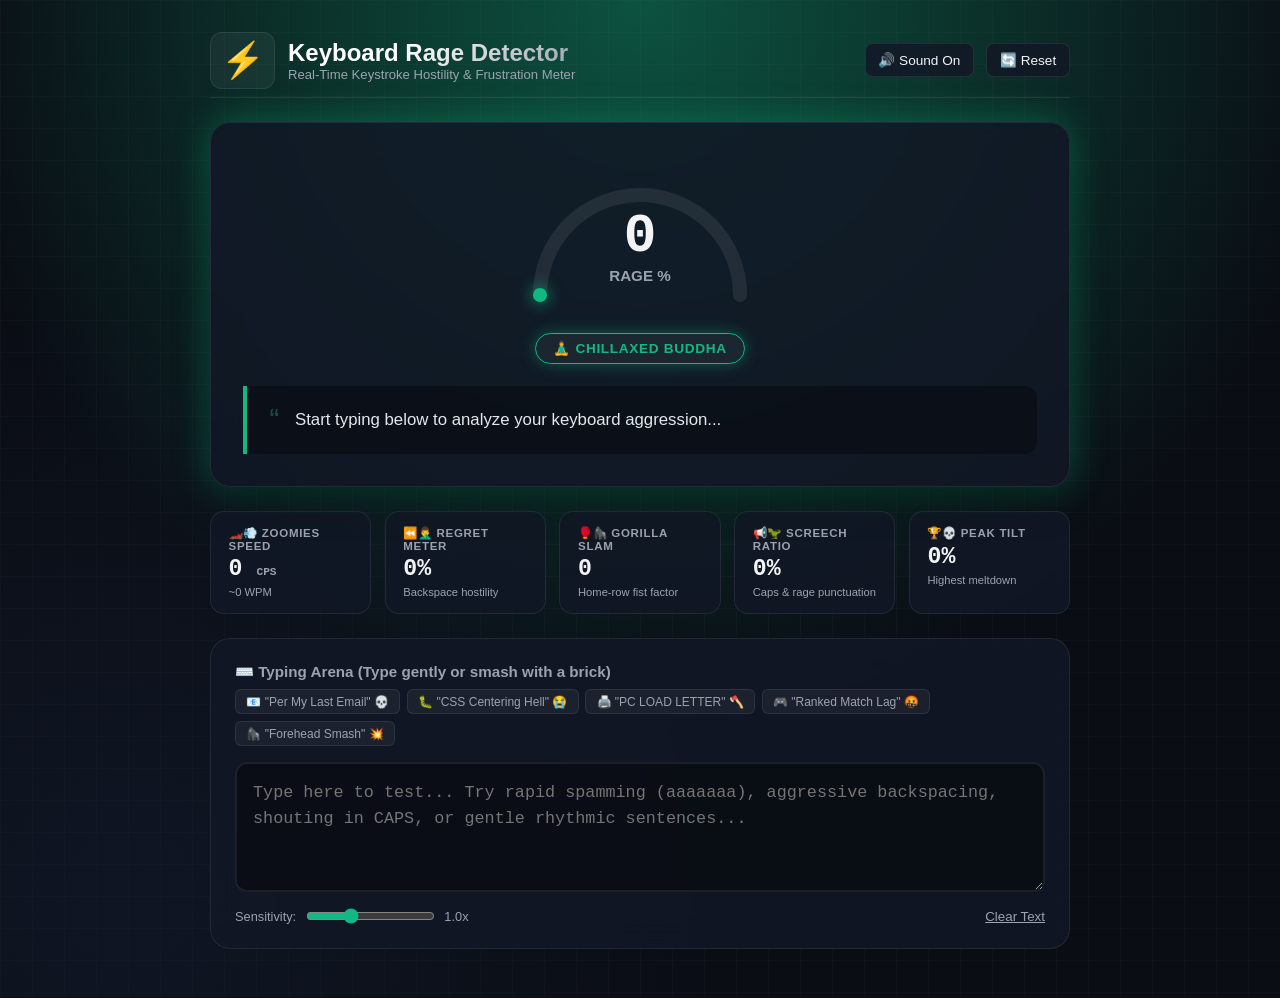
<file: single_file_app.html>
<!DOCTYPE html>
<html lang="en">
<head>
    <meta charset="UTF-8">
    <meta name="viewport" content="width=device-width, initial-scale=1.0">
    <title>Keyboard Rage Detector ⚡ (Funny Edition)</title>
    <style>
        :root {
            --bg-base: #0a0d14;
            --bg-card: rgba(18, 24, 38, 0.85);
            --bg-card-border: rgba(255, 255, 255, 0.08);
            --text-main: #f3f4f6;
            --text-muted: #9ca3af;
            --rage-color: #10b981;
            --rage-glow: rgba(16, 185, 129, 0.4);
            --font-mono: 'JetBrains Mono', 'Fira Code', monospace, sans-serif;
            --font-sans: 'Inter', -apple-system, BlinkMacSystemFont, 'Segoe UI', Roboto, sans-serif;
        }

        * { box-sizing: border-box; margin: 0; padding: 0; }

        body {
            background-color: var(--bg-base);
            background-image: 
                radial-gradient(circle at 50% 0%, var(--rage-glow) 0%, transparent 60%),
                radial-gradient(circle at 10% 90%, rgba(20, 30, 50, 0.5) 0%, transparent 40%),
                linear-gradient(rgba(255, 255, 255, 0.02) 1px, transparent 1px),
                linear-gradient(90deg, rgba(255, 255, 255, 0.02) 1px, transparent 1px);
            background-size: 100% 100%, 100% 100%, 32px 32px, 32px 32px;
            color: var(--text-main);
            font-family: var(--font-sans);
            min-height: 100vh;
            display: flex;
            flex-direction: column;
            align-items: center;
            padding: 2rem 1rem 3rem 1rem;
            transition: background 0.3s ease;
            overflow-x: hidden;
        }

        /* Screen Shake Keyframes */
        @keyframes shake-mild {
            0% { transform: translate(0, 0); }
            25% { transform: translate(-2px, 2px); }
            50% { transform: translate(2px, -2px); }
            75% { transform: translate(-1px, -1px); }
            100% { transform: translate(0, 0); }
        }

        @keyframes shake-wild {
            0% { transform: translate(0, 0) rotate(0deg); }
            20% { transform: translate(-4px, 3px) rotate(-0.5deg); }
            40% { transform: translate(4px, -3px) rotate(0.5deg); }
            60% { transform: translate(-3px, -2px) rotate(-0.3deg); }
            80% { transform: translate(3px, 2px) rotate(0.3deg); }
            100% { transform: translate(0, 0) rotate(0deg); }
        }

        @keyframes shake-cataclysmic {
            0% { transform: translate(0, 0) scale(1); filter: hue-rotate(0deg); }
            15% { transform: translate(-8px, 6px) scale(1.01) rotate(-1deg); filter: hue-rotate(20deg); }
            30% { transform: translate(7px, -7px) scale(0.99) rotate(1deg); filter: hue-rotate(-20deg); }
            45% { transform: translate(-6px, -5px) scale(1.02) rotate(-0.5deg); }
            60% { transform: translate(8px, 4px) scale(0.98) rotate(0.7deg); }
            75% { transform: translate(-5px, 7px) scale(1.01); }
            100% { transform: translate(0, 0) scale(1); filter: hue-rotate(0deg); }
        }

        .shake-mild { animation: shake-mild 0.18s infinite ease-in-out; }
        .shake-wild { animation: shake-wild 0.14s infinite ease-in-out; }
        .shake-cataclysmic { animation: shake-cataclysmic 0.1s infinite linear; }

        /* Floating Emoji Bursts */
        .emoji-particle {
            position: absolute;
            pointer-events: none;
            font-size: 1.8rem;
            user-select: none;
            animation: float-up-fade 0.8s cubic-bezier(0.2, 0.8, 0.3, 1) forwards;
            z-index: 100;
        }

        @keyframes float-up-fade {
            0% {
                opacity: 1;
                transform: translate(0, 0) scale(0.6) rotate(0deg);
            }
            50% {
                transform: translate(var(--rand-x, 0px), -45px) scale(1.35) rotate(var(--rand-rot, 15deg));
            }
            100% {
                opacity: 0;
                transform: translate(var(--rand-x, 0px), -90px) scale(0.8) rotate(var(--rand-rot, 30deg));
            }
        }

        .app-container {
            width: 100%;
            max-width: 860px;
            display: flex;
            flex-direction: column;
            gap: 1.5rem;
        }

        .app-header {
            display: flex;
            align-items: center;
            justify-content: space-between;
            padding-bottom: 0.5rem;
            border-bottom: 1px solid var(--bg-card-border);
        }

        .logo-group { display: flex; align-items: center; gap: 0.8rem; }
        .logo-icon {
            font-size: 2.2rem;
            background: rgba(255, 255, 255, 0.05);
            padding: 0.4rem 0.6rem;
            border-radius: 12px;
            border: 1px solid var(--bg-card-border);
        }
        .logo-text h1 {
            font-size: 1.5rem;
            font-weight: 800;
            background: linear-gradient(135deg, #ffffff 40%, #9ca3af 100%);
            -webkit-background-clip: text;
            -webkit-text-fill-color: transparent;
        }
        .logo-text p { font-size: 0.82rem; color: var(--text-muted); }

        .header-controls { display: flex; align-items: center; gap: 0.75rem; }
        .btn-icon {
            background: var(--bg-card);
            border: 1px solid var(--bg-card-border);
            color: var(--text-main);
            padding: 0.5rem 0.8rem;
            border-radius: 8px;
            font-size: 0.85rem;
            cursor: pointer;
            transition: all 0.2s ease;
        }
        .btn-icon:hover { background: rgba(255, 255, 255, 0.1); }

        .gauge-card {
            background: var(--bg-card);
            backdrop-filter: blur(16px);
            border: 1px solid var(--bg-card-border);
            border-radius: 20px;
            padding: 2rem;
            display: flex;
            flex-direction: column;
            align-items: center;
            box-shadow: 0 20px 40px -15px rgba(0, 0, 0, 0.5), 0 0 35px var(--rage-glow);
            transition: all 0.3s ease;
        }

        .gauge-wrapper {
            position: relative;
            width: 260px;
            height: 170px;
            display: flex;
            flex-direction: column;
            align-items: center;
        }
        .gauge-svg { width: 260px; height: 160px; overflow: visible; }
        .gauge-track {
            fill: none;
            stroke: rgba(255, 255, 255, 0.08);
            stroke-width: 14;
            stroke-linecap: round;
        }
        .gauge-progress {
            fill: none;
            stroke: var(--rage-color);
            stroke-width: 14;
            stroke-linecap: round;
            stroke-dasharray: 314.16;
            stroke-dashoffset: 314.16;
            transition: stroke-dashoffset 0.15s ease-out, stroke 0.3s ease;
            filter: drop-shadow(0 0 8px var(--rage-color));
        }

        .gauge-center-content {
            position: absolute;
            top: 55px;
            display: flex;
            flex-direction: column;
            align-items: center;
        }
        .gauge-number {
            font-size: 3.4rem;
            font-family: var(--font-mono);
            font-weight: 900;
            line-height: 1;
        }
        .gauge-unit {
            font-size: 0.95rem;
            color: var(--text-muted);
            font-weight: 600;
            margin-top: 0.2rem;
        }

        .tier-badge {
            display: inline-flex;
            align-items: center;
            padding: 0.4rem 1.1rem;
            border-radius: 999px;
            font-size: 0.85rem;
            font-weight: 700;
            letter-spacing: 0.05em;
            background: rgba(255, 255, 255, 0.05);
            border: 1px solid var(--rage-color);
            color: var(--rage-color);
            margin-top: 0.5rem;
            text-transform: uppercase;
            box-shadow: 0 0 15px var(--rage-glow);
            transition: all 0.3s ease;
        }

        .comment-box {
            margin-top: 1.4rem;
            background: rgba(0, 0, 0, 0.35);
            border-left: 4px solid var(--rage-color);
            border-radius: 0 12px 12px 0;
            padding: 1rem 1.4rem;
            width: 100%;
            min-height: 68px;
            display: flex;
            align-items: center;
            gap: 1rem;
            transition: border-color 0.3s ease;
        }
        .comment-quote-icon {
            font-size: 1.8rem;
            opacity: 0.4;
            color: var(--rage-color);
            flex-shrink: 0;
        }
        .comment-text {
            font-size: 1.05rem;
            font-weight: 500;
            line-height: 1.4;
            color: #e5e7eb;
            transition: opacity 0.2s ease;
        }

        .telemetry-grid {
            display: grid;
            grid-template-columns: repeat(auto-fit, minmax(130px, 1fr));
            gap: 0.85rem;
        }
        .stat-card {
            background: var(--bg-card);
            border: 1px solid var(--bg-card-border);
            border-radius: 14px;
            padding: 0.9rem 1.1rem;
            display: flex;
            flex-direction: column;
            gap: 0.25rem;
        }
        .stat-label {
            font-size: 0.72rem;
            font-weight: 600;
            color: var(--text-muted);
            text-transform: uppercase;
            letter-spacing: 0.06em;
        }
        .stat-value {
            font-size: 1.45rem;
            font-family: var(--font-mono);
            font-weight: 700;
        }
        .stat-sub { font-size: 0.7rem; color: var(--text-muted); }

        .arena-card {
            background: var(--bg-card);
            backdrop-filter: blur(16px);
            border: 1px solid var(--bg-card-border);
            border-radius: 20px;
            padding: 1.5rem;
            display: flex;
            flex-direction: column;
            gap: 1rem;
            position: relative;
        }
        .arena-header {
            display: flex;
            justify-content: space-between;
            align-items: center;
            flex-wrap: wrap;
            gap: 0.5rem;
        }
        .arena-title {
            font-size: 0.95rem;
            font-weight: 600;
            color: var(--text-muted);
        }
        .scenarios { display: flex; align-items: center; gap: 0.4rem; flex-wrap: wrap; }
        .btn-scenario {
            background: rgba(255, 255, 255, 0.05);
            border: 1px solid var(--bg-card-border);
            color: var(--text-muted);
            font-size: 0.75rem;
            padding: 0.3rem 0.65rem;
            border-radius: 6px;
            cursor: pointer;
            transition: all 0.2s ease;
        }
        .btn-scenario:hover { background: rgba(255, 255, 255, 0.12); color: var(--text-main); }

        .typing-input {
            width: 100%;
            min-height: 130px;
            background: rgba(0, 0, 0, 0.4);
            border: 2px solid rgba(255, 255, 255, 0.08);
            border-radius: 12px;
            padding: 1rem;
            color: var(--text-main);
            font-family: var(--font-mono);
            font-size: 1.05rem;
            line-height: 1.5;
            resize: vertical;
            outline: none;
            transition: all 0.2s ease;
        }
        .typing-input:focus {
            border-color: var(--rage-color);
            box-shadow: 0 0 15px var(--rage-glow);
        }
        .arena-footer {
            display: flex;
            align-items: center;
            justify-content: space-between;
            font-size: 0.8rem;
            color: var(--text-muted);
        }
        .sensitivity-group { display: flex; align-items: center; gap: 0.6rem; }
        .range-slider { accent-color: var(--rage-color); cursor: pointer; }
        .btn-clear {
            background: none;
            border: none;
            color: var(--text-muted);
            text-decoration: underline;
            cursor: pointer;
        }
        .btn-clear:hover { color: #ef4444; }
    </style>
</head>
<body>
    <div class="app-container" id="appContainer">
        <!-- Header -->
        <header class="app-header">
            <div class="logo-group">
                <div class="logo-icon">⚡</div>
                <div class="logo-text">
                    <h1>Keyboard Rage Detector</h1>
                    <p>Real-Time Keystroke Hostility & Frustration Meter</p>
                </div>
            </div>
            <div class="header-controls">
                <button class="btn-icon" id="soundBtn">
                    <span id="soundIcon">🔊</span> <span id="soundLabel">Sound On</span>
                </button>
                <button class="btn-icon" id="resetBtn">🔄 Reset</button>
            </div>
        </header>

        <!-- Rage Gauge Card -->
        <main class="gauge-card" id="gaugeCard">
            <div class="gauge-wrapper">
                <svg class="gauge-svg" viewBox="0 0 260 160">
                    <path class="gauge-track" d="M 30,140 A 100,100 0 0,1 230,140" />
                    <path class="gauge-progress" id="gaugeProgress" d="M 30,140 A 100,100 0 0,1 230,140" />
                </svg>
                <div class="gauge-center-content">
                    <div class="gauge-number" id="rageValue">0</div>
                    <div class="gauge-unit">RAGE %</div>
                </div>
            </div>

            <div class="tier-badge" id="tierBadge">🧘‍♂️ CHILLAXED BUDDHA</div>

            <div class="comment-box" id="commentBox">
                <div class="comment-quote-icon">“</div>
                <div class="comment-text" id="commentText">
                    Start typing below to analyze your keyboard aggression...
                </div>
            </div>
        </main>

        <!-- Live Telemetry -->
        <section class="telemetry-grid">
            <div class="stat-card">
                <div class="stat-label">🏎️💨 Zoomies Speed</div>
                <div class="stat-value" id="statCps">0.0 <span class="stat-sub">CPS</span></div>
                <div class="stat-sub" id="statWpm">~0 WPM</div>
            </div>
            <div class="stat-card">
                <div class="stat-label">⏪🤦‍♂️ Regret Meter</div>
                <div class="stat-value" id="statBackspace">0%</div>
                <div class="stat-sub">Backspace hostility</div>
            </div>
            <div class="stat-card">
                <div class="stat-label">🥊🦍 Gorilla Slam</div>
                <div class="stat-value" id="statMash">0</div>
                <div class="stat-sub">Home-row fist factor</div>
            </div>
            <div class="stat-card">
                <div class="stat-label">📢🦖 Screech Ratio</div>
                <div class="stat-value" id="statCaps">0%</div>
                <div class="stat-sub">Caps & rage punctuation</div>
            </div>
            <div class="stat-card">
                <div class="stat-label">🏆💀 Peak Tilt</div>
                <div class="stat-value" id="statPeak">0%</div>
                <div class="stat-sub">Highest meltdown</div>
            </div>
        </section>

        <!-- Interactive Typing Arena -->
        <section class="arena-card" id="arenaCard">
            <div class="arena-header">
                <div class="arena-title">⌨️ Typing Arena (Type gently or smash with a brick)</div>
                <div class="scenarios">
                    <button class="btn-scenario" data-prompt="Dear Team, Per my last email which you clearly didn't read, the deadline was YESTERDAY! Why is this so hard?! 💀">
                        📧 "Per My Last Email" 💀
                    </button>
                    <button class="btn-scenario" data-prompt="I have spent 4 HOURS debugging why div centering is broken! IT WAS A MISSING CLOSING CURLY BRACE! AAAAAAA! 😭">
                        🐛 "CSS Centering Hell" 😭
                    </button>
                    <button class="btn-scenario" data-prompt="Why is the office printer showing 'PC LOAD LETTER' again?! WHAT DOES THAT EVEN MEAN?!?! 🪓">
                        🖨️ "PC LOAD LETTER" 🪓
                    </button>
                    <button class="btn-scenario" data-prompt="NOOO! 999 PING IN THE FINAL PROMO MATCH?! MY ROUTER IS SLEEPING WITH THE FISHES! 🤬🎮">
                        🎮 "Ranked Match Lag" 🤬
                    </button>
                    <button class="btn-scenario" data-prompt="ASDFGHJKL;QWERTYUIOPZXCVBNM AAAAAAA WHY DOES NOTHING WORK?!?! 🦍💥">
                        🦍 "Forehead Smash" 💥
                    </button>
                </div>
            </div>

            <textarea 
                id="typeArea" 
                class="typing-input" 
                placeholder="Type here to test... Try rapid spamming (aaaaaaa), aggressive backspacing, shouting in CAPS, or gentle rhythmic sentences..."
                spellcheck="false"
            ></textarea>

            <div class="arena-footer">
                <div class="sensitivity-group">
                    <label for="sensitivityRange">Sensitivity:</label>
                    <input type="range" id="sensitivityRange" class="range-slider" min="0.5" max="2.0" step="0.1" value="1.0">
                    <span id="sensitivityVal">1.0x</span>
                </div>
                <button class="btn-clear" id="clearTextBtn">Clear Text</button>
            </div>
        </section>
    </div>

    <script>
        // Hilarious Commentary Database
        const TIERS = {
            ZEN: { min: 0, max: 18, color: "#10b981", badge: "🧘‍♂️ CHILLAXED BUDDHA", comments: [
                "Namaste bro 🧘‍♂️ You're typing like you're rubbing essential oils on the keys 🍵",
                "Zero hostility detected 🌱 Are you typing in a lavender field with flute music? 🪈",
                "Your keyboard feels safe, loved, and emotionally validated 💖⌨️",
                "Bro is typing in lowercase whisper mode... shhh don't wake the switches 🤫☁️",
                "Smooth, dignified, and serene. You definitely drink chamomile tea while reading docs 🍵✨"
            ]},
            MILD: { min: 19, max: 38, color: "#3b82f6", badge: "☕ PASSIVE-AGGRESSIVE INTERN", comments: [
                "We detect a subtle brow furrow 👁️👄👁️ 'Per my previous email' incoming...",
                "A tiny vein just popped on your forehead 🤏😡 Take a sip of water, bestie 🧃",
                "Typing briskly. Did someone reply-all with 'Please remove me from this thread'?! 💀✉️",
                "You just aggressively clicked your mouse wheel didn't you? 🐁👀",
                "Polite corporate smile on the outside, eye-twitch on the inside 🙃💼"
            ]},
            SIMMERING: { min: 39, max: 62, color: "#f59e0b", badge: "🧂 CHIEF SALT OFFICER", comments: [
                "Warning: That backspace key didn't steal your lunch money, chill! 💀🥪",
                "Are you coding or playing Street Fighter combos on the home row?! 🕹️🥋",
                "Bro is cooking minute rice in 54 seconds with that finger friction! 🍚🔥",
                "You just sighed audibly through your nose like a disappointed dragon 🐉💨",
                "Your spacebar is whispering 'Please have mercy on me' 🥺⌨️"
            ]},
            RAGING: { min: 63, max: 84, color: "#ef4444", badge: "🦍 ANGRY GORILLA MODE", comments: [
                "WOAH! Keycaps are holding on for dear life! Ease off the throttle! 🪂💥",
                "Your spacebar just filed an emergency restraining order with HR 📜🚨",
                "You're typing like the keyboard owes you 50 bucks and child support! 💸🥊",
                "Neighbors think you're jackhammering the floorboards! 🏗️🔊",
                "Cherry MX switches are screaming in lowercase 'help us' 😭🍒"
            ]},
            DEFCON1: { min: 85, max: 100, color: "#dc2626", badge: "💀 KEYBOARD EXTINCTION EVENT", comments: [
                "🚨 CODE RED! THE DESK IS SHAKING, THE CAT IS HIDING, CALL 911! 🐈💨🚑",
                "NUCLEAR MELTDOWN DETECTED! BRO IS TYPING WITH SLEDGEHAMMERS! 🌋🔨",
                "ARE YOU TYPING WITH A FOREHEAD ROLL?! STEP AWAY FROM THE PLASTIC! 🤦‍♂️💥",
                "MAXIMUM UNHINGED ANNIHILATION! RIP MECHANICAL SWITCHES 🪦👻",
                "KEYBOARD REPLACEMENT: $150. ANGER MANAGEMENT: STRONGLY RECOMMENDED 🛋️🧠"
            ]}
        };

        const SPECIALS = {
            backspace: [
                "BACKSPACE SPEEDRUN ANY% NO GLITCHES! 🏃‍♂️💨 Rewinding life choices!",
                "Bro just erased an entire novel in 0.3 seconds! Regret level: OVER 9000 💀⏪",
                "The delete key is begging for ice water and an ambulance! 🚑🧯"
            ],
            caps: [
                "LOUD NOISES! 🗣️📢 WHY ARE WE SCREAMING AT THE CLOUDS?! 🦖⚡",
                "CAPS LOCK DOESN'T MAKE YOUR CODE RUN, IT JUST MAKES IT SCARY! 👹🔥",
                "ALL CAPS DETECTED! We can hear your scream through the fiber optic cables! 📡😱"
            ],
            mash: [
                "DID A GOBLIN SMASH ITS HEAD ON YOUR HOME ROW?! 👺💥⌨️",
                "A wild keyboard smash appeared! 'asdfghjk' is not a real word, bro! 🐾🤯",
                "Total unbridled mash! You literally just donkey-kong punched your desk! 🦍🍌"
            ]
        };

        function getComment(rage, metrics) {
            if (rage > 35) {
                if (metrics.capsRatio > 0.65) return SPECIALS.caps[Math.floor(Math.random() * SPECIALS.caps.length)];
                if (metrics.backspaceRate > 0.4) return SPECIALS.backspace[Math.floor(Math.random() * SPECIALS.backspace.length)];
                if (metrics.mashIndex > 5) return SPECIALS.mash[Math.floor(Math.random() * SPECIALS.mash.length)];
            }
            let tier = TIERS.ZEN;
            if (rage >= 85) tier = TIERS.DEFCON1;
            else if (rage >= 63) tier = TIERS.RAGING;
            else if (rage >= 39) tier = TIERS.SIMMERING;
            else if (rage >= 19) tier = TIERS.MILD;
            return tier.comments[Math.floor(Math.random() * tier.comments.length)];
        }

        function getTierInfo(rage) {
            if (rage >= 85) return TIERS.DEFCON1;
            if (rage >= 63) return TIERS.RAGING;
            if (rage >= 39) return TIERS.SIMMERING;
            if (rage >= 19) return TIERS.MILD;
            return TIERS.ZEN;
        }

        // Web Audio Synthesizer
        class AudioSynth {
            constructor() { this.ctx = null; this.muted = false; }
            init() {
                if (!this.ctx) this.ctx = new (window.AudioContext || window.webkitAudioContext)();
                if (this.ctx.state === 'suspended') this.ctx.resume();
            }
            playClick(rage) {
                if (this.muted) return;
                this.init();
                try {
                    const now = this.ctx.currentTime;
                    const osc = this.ctx.createOscillator();
                    const gain = this.ctx.createGain();
                    osc.type = rage > 60 ? 'sawtooth' : 'triangle';
                    osc.frequency.setValueAtTime(300 + (rage * 8), now);
                    osc.frequency.exponentialRampToValueAtTime(50, now + 0.04);
                    gain.gain.setValueAtTime(Math.min(0.25, 0.05 + (rage / 100) * 0.2), now);
                    gain.gain.exponentialRampToValueAtTime(0.001, now + 0.04);
                    osc.connect(gain); gain.connect(this.ctx.destination);
                    osc.start(now); osc.stop(now + 0.05);
                } catch(e) {}
            }
        }
        const audio = new AudioSynth();

        // Engine State
        let events = [];
        let currentRage = 0;
        let targetRage = 0;
        let peakRage = 0;
        let sensitivity = 1.0;
        let lastCommentTime = 0;
        let activeComment = "Start typing below to analyze your keyboard aggression...";
        const GAUGE_CIRCUMFERENCE = Math.PI * 100;

        // Elements
        const appContainer = document.getElementById('appContainer');
        const arenaCard = document.getElementById('arenaCard');
        const gaugeProgress = document.getElementById('gaugeProgress');
        const rageValue = document.getElementById('rageValue');
        const tierBadge = document.getElementById('tierBadge');
        const commentText = document.getElementById('commentText');
        const typeArea = document.getElementById('typeArea');
        const statCps = document.getElementById('statCps');
        const statWpm = document.getElementById('statWpm');
        const statBackspace = document.getElementById('statBackspace');
        const statMash = document.getElementById('statMash');
        const statCaps = document.getElementById('statCaps');
        const statPeak = document.getElementById('statPeak');
        const soundBtn = document.getElementById('soundBtn');
        const soundIcon = document.getElementById('soundIcon');
        const soundLabel = document.getElementById('soundLabel');
        const sensitivityRange = document.getElementById('sensitivityRange');
        const sensitivityVal = document.getElementById('sensitivityVal');
        const clearTextBtn = document.getElementById('clearTextBtn');
        const resetBtn = document.getElementById('resetBtn');

        soundBtn.addEventListener('click', () => {
            audio.muted = !audio.muted;
            soundIcon.textContent = audio.muted ? '🔇' : '🔊';
            soundLabel.textContent = audio.muted ? 'Muted' : 'Sound On';
        });

        sensitivityRange.addEventListener('input', (e) => {
            sensitivity = parseFloat(e.target.value);
            sensitivityVal.textContent = sensitivity.toFixed(1) + 'x';
        });

        clearTextBtn.addEventListener('click', () => { typeArea.value = ''; typeArea.focus(); });
        resetBtn.addEventListener('click', () => {
            events = []; currentRage = 0; targetRage = 0; peakRage = 0;
            typeArea.value = ''; typeArea.focus();
        });

        // Floating Emoji Spawner
        const RAGE_EMOJIS = ['🔥', '💀', '💥', '💢', '🚨', '🤬', '🦖', '🦍', '🪓', '🚑', '🧂', '🥺', '🤡'];
        function spawnEmojiBurst(rage) {
            if (rage < 35 && Math.random() > 0.1) return;
            const emojiEl = document.createElement('div');
            emojiEl.className = 'emoji-particle';
            emojiEl.textContent = RAGE_EMOJIS[Math.floor(Math.random() * RAGE_EMOJIS.length)];

            const rect = typeArea.getBoundingClientRect();
            const posX = Math.random() * (rect.width - 60) + 30;
            const posY = Math.random() * (rect.height - 40) + 40;

            emojiEl.style.left = posX + 'px';
            emojiEl.style.top = posY + 'px';
            emojiEl.style.setProperty('--rand-x', `${(Math.random() - 0.5) * 80}px`);
            emojiEl.style.setProperty('--rand-rot', `${(Math.random() - 0.5) * 60}deg`);

            arenaCard.appendChild(emojiEl);
            setTimeout(() => emojiEl.remove(), 850);
        }

        // Scenario Typing Simulation
        let scenarioTimer = null;
        document.querySelectorAll('.btn-scenario').forEach(btn => {
            btn.addEventListener('click', () => {
                const prompt = btn.getAttribute('data-prompt');
                typeArea.value = ''; typeArea.focus();
                if (scenarioTimer) clearInterval(scenarioTimer);
                let idx = 0;
                scenarioTimer = setInterval(() => {
                    if (idx < prompt.length) {
                        const char = prompt[idx];
                        typeArea.value += char;
                        typeArea.scrollTop = typeArea.scrollHeight;
                        registerKey(char);
                        spawnEmojiBurst(currentRage);
                        idx++;
                    } else {
                        clearInterval(scenarioTimer);
                    }
                }, 40);
            });
        });

        function registerKey(key) {
            const now = performance.now();
            const isBackspace = (key === 'Backspace' || key === 'Delete');
            const isCaps = !isBackspace && key.length === 1 && key.toUpperCase() === key && key.toLowerCase() !== key;
            const isAngry = ['!', '?', '#', '$', '%', '@'].includes(key);

            events.push({ time: now, key: key, isBackspace, isCaps: isCaps || isAngry });
            audio.playClick(currentRage);
        }

        typeArea.addEventListener('keydown', (e) => {
            registerKey(e.key);
            spawnEmojiBurst(currentRage);
        });

        // Animation Loop
        let lastTick = performance.now();
        function loop(now) {
            const dt = (now - lastTick) / 1000;
            lastTick = now;

            const cutoff = now - 3000;
            while (events.length > 0 && events[0].time < cutoff) events.shift();

            const count = events.length;
            let metrics = { cps: 0, wpm: 0, backspaceRate: 0, capsRatio: 0, mashIndex: 0 };

            if (count > 0) {
                const span = Math.max(0.4, (now - events[0].time) / 1000);
                const cps = count / span;
                const backspaces = events.filter(e => e.isBackspace).length;
                const backspaceRate = backspaces / count;
                const capsCount = events.filter(e => e.isCaps).length;
                const capsRatio = capsCount / count;

                let mash = 0;
                for (let i = 1; i < count; i++) {
                    const prev = events[i-1];
                    const curr = events[i];
                    if (prev.key === curr.key && (curr.time - prev.time) < 140) mash += 2;
                    if ((curr.time - prev.time) < 55) mash += 1.5;
                }

                metrics = {
                    cps: parseFloat(cps.toFixed(1)),
                    wpm: Math.round((cps * 60) / 5),
                    backspaceRate: parseFloat(backspaceRate.toFixed(2)),
                    capsRatio: parseFloat(capsRatio.toFixed(2)),
                    mashIndex: Math.round(mash)
                };

                const vScore = cps > 3.5 ? Math.min(38, Math.pow((cps - 3.5) / 8, 1.3) * 38) : 0;
                const bScore = Math.min(30, backspaceRate * 35);
                const mScore = Math.min(32, mash * 3.2);
                const cScore = Math.min(22, capsRatio * 25);

                targetRage = Math.max(0, Math.min(100, Math.round((vScore + bScore + mScore + cScore) * sensitivity)));
            } else {
                targetRage = Math.max(0, targetRage - (35 * dt));
            }

            const speed = targetRage > currentRage ? 8 : 3.5;
            currentRage += (targetRage - currentRage) * Math.min(1, speed * dt);
            const dispRage = Math.round(currentRage);

            if (dispRage > peakRage) peakRage = dispRage;

            if (now - lastCommentTime > 2000 || Math.abs(currentRage - targetRage) > 20) {
                activeComment = getComment(dispRage, metrics);
                commentText.textContent = activeComment;
                lastCommentTime = now;
            }

            const tier = getTierInfo(dispRage);
            rageValue.textContent = dispRage;
            gaugeProgress.style.strokeDashoffset = GAUGE_CIRCUMFERENCE - (dispRage / 100) * GAUGE_CIRCUMFERENCE;
            document.documentElement.style.setProperty('--rage-color', tier.color);

            tierBadge.textContent = tier.badge;
            tierBadge.style.color = tier.color;
            tierBadge.style.borderColor = tier.color;

            appContainer.classList.remove('shake-mild', 'shake-wild', 'shake-cataclysmic');
            if (dispRage >= 85) appContainer.classList.add('shake-cataclysmic');
            else if (dispRage >= 63) appContainer.classList.add('shake-wild');
            else if (dispRage >= 45) appContainer.classList.add('shake-mild');

            statCps.innerHTML = `${metrics.cps} <span class="stat-sub">CPS</span>`;
            statWpm.textContent = `~${metrics.wpm} WPM`;
            statBackspace.textContent = `${Math.round(metrics.backspaceRate * 100)}%`;
            statMash.textContent = metrics.mashIndex;
            statCaps.textContent = `${Math.round(metrics.capsRatio * 100)}%`;
            statPeak.textContent = `${peakRage}%`;

            requestAnimationFrame(loop);
        }
        requestAnimationFrame(loop);
    </script>
</body>
</html>
</file>
